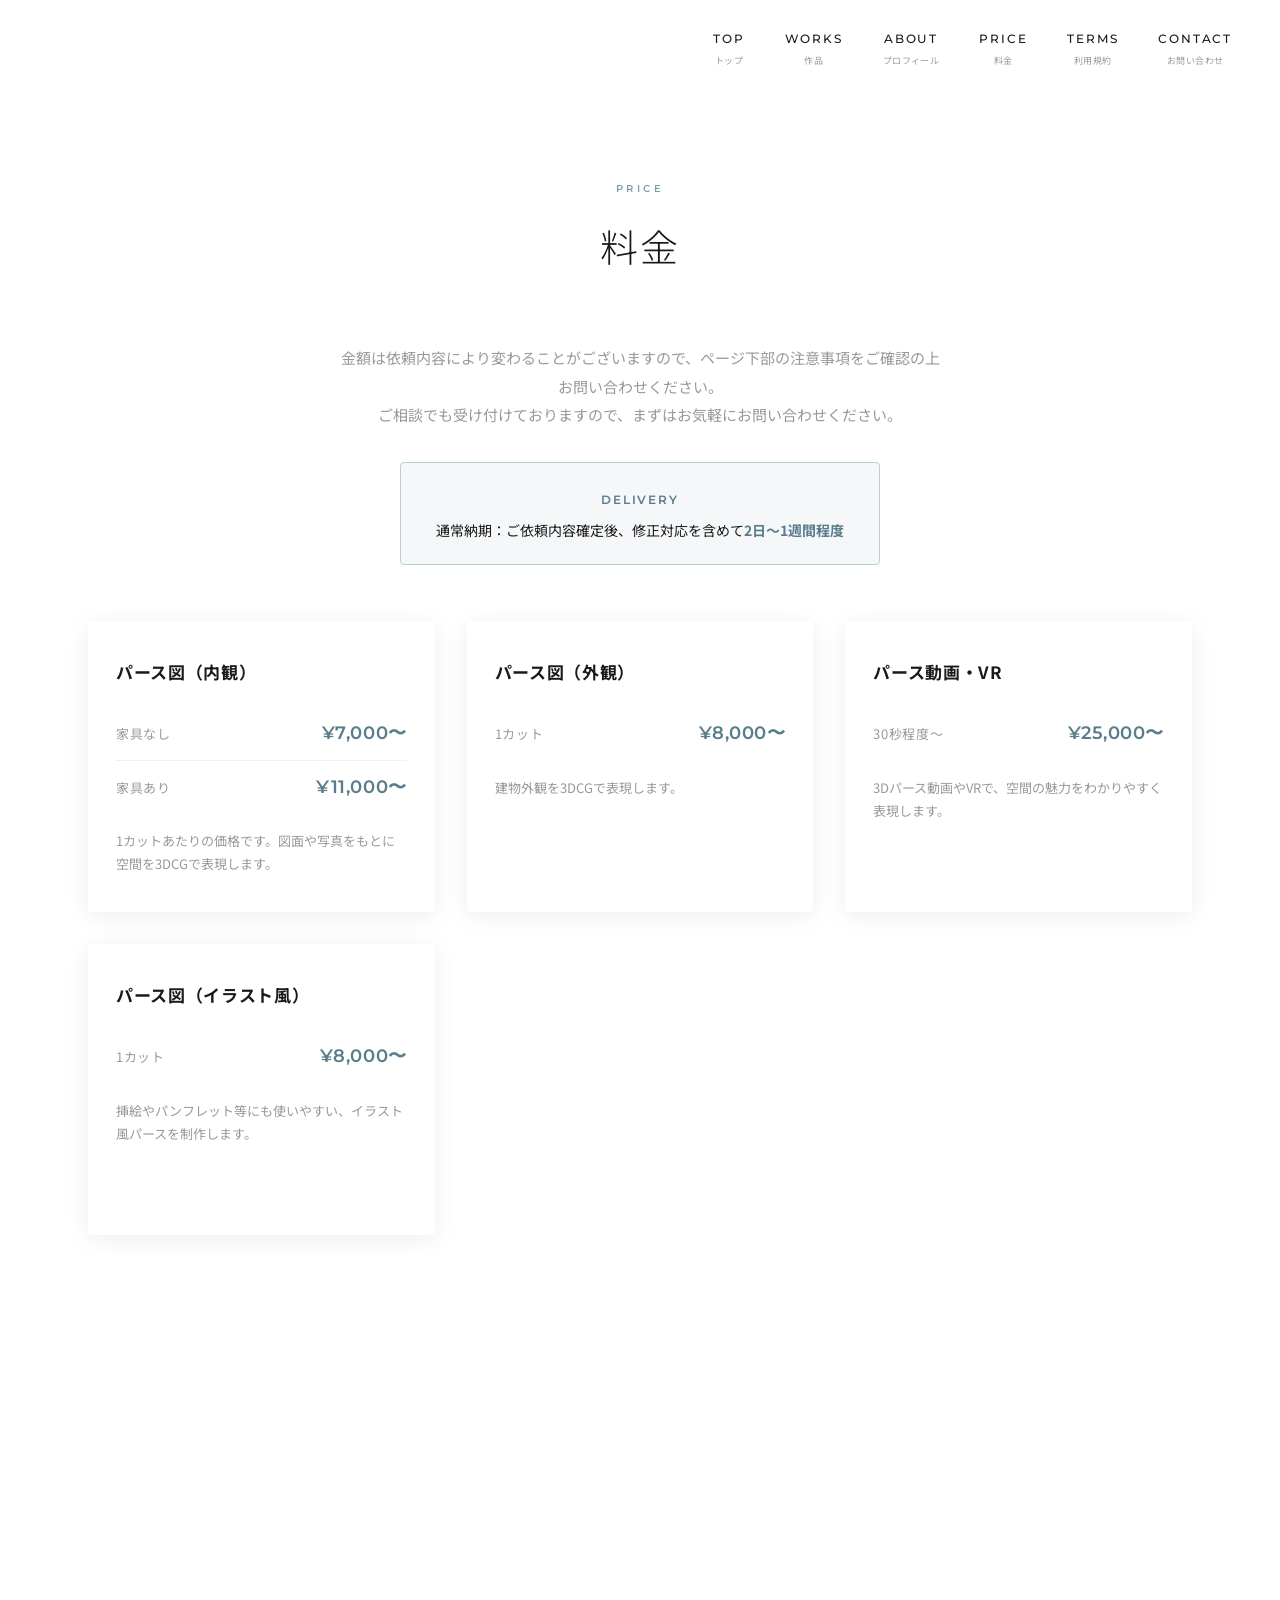
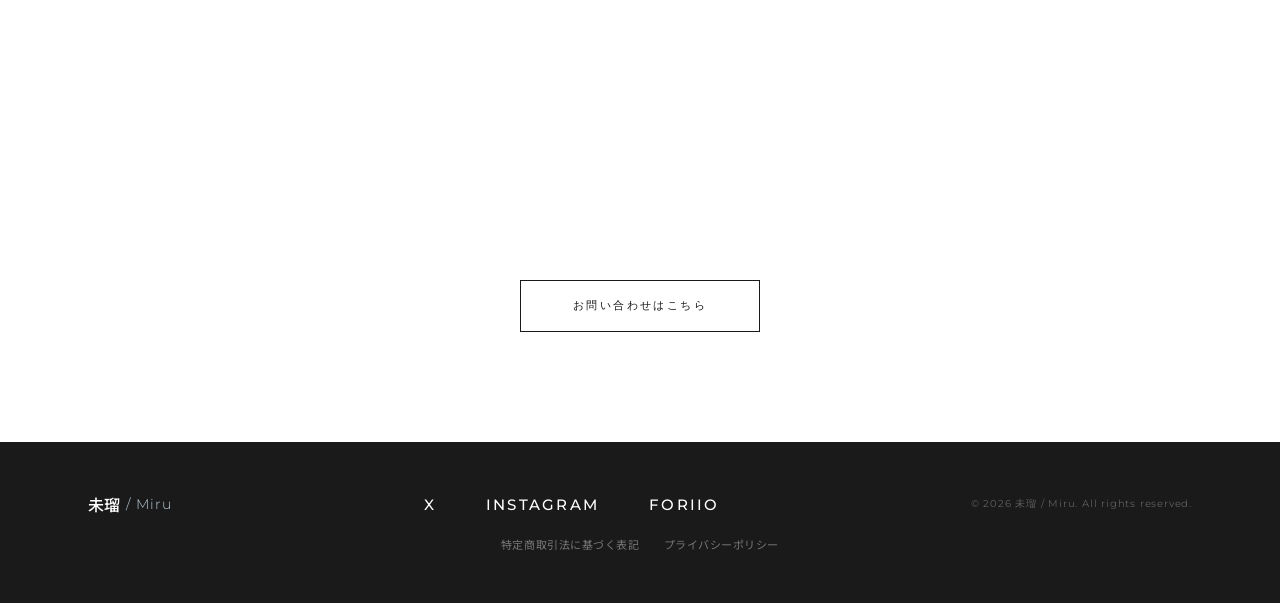
<file: price.html>
﻿<!DOCTYPE html>
<html lang="ja">
<head>
    <meta charset="UTF-8">
    <meta name="viewport" content="width=device-width, initial-scale=1.0">
    <!-- Google tag (gtag.js) -->
    <script async src="https://www.googletagmanager.com/gtag/js?id=G-MLBXVBNKV5"></script>
    <script>
        window.dataLayer = window.dataLayer || [];
        function gtag(){dataLayer.push(arguments);}
        gtag('js', new Date());
        gtag('config', 'G-MLBXVBNKV5');
    </script>
    <title>料金 | 未瑠 / Miru</title>
    <meta name="description" content="建築・インテリアパース / 3DCG制作の料金一覧。パース図、3DCAD、平面図、パース動画・VRなど各種サービスの目安価格をご案内します。| 未瑠 / Miru">
    <link rel="preconnect" href="https://fonts.googleapis.com">
    <link rel="preconnect" href="https://fonts.gstatic.com" crossorigin>
    <link href="https://fonts.googleapis.com/css2?family=Montserrat:wght@300;400;500;600&family=Noto+Sans+JP:wght@300;400;500&display=swap" rel="stylesheet">
    <link rel="stylesheet" href="css/style.css?v=64">
    <link rel="manifest" href="manifest.json">
    <meta name="theme-color" content="#1A1A1A">
    <link rel="icon" href="images/icon-192.png" type="image/png">
    <link rel="apple-touch-icon" href="images/icon-180.png">
</head>
<body>

    <!-- Navigation -->
    <nav class="nav scrolled" id="nav">
        <div class="nav-container">
            <a href="index.html" class="nav-logo"></a>
            <ul class="nav-links" id="navLinks">
                <li><a href="index.html#hero">Top<span class="nav-ja">トップ</span></a></li>
                <li><a href="index.html#works">Works<span class="nav-ja">作品</span></a></li>
                <li><a href="index.html#about">About<span class="nav-ja">プロフィール</span></a></li>
                <li><a href="price.html">Price<span class="nav-ja">料金</span></a></li>
                <li><a href="terms.html">Terms<span class="nav-ja">利用規約</span></a></li>
                <li><a href="index.html#contact">Contact<span class="nav-ja">お問い合わせ</span></a></li>
            </ul>
            <button class="nav-toggle" id="navToggle" aria-label="メニュー">
                <span></span>
                <span></span>
                <span></span>
            </button>
        </div>
    </nav>

    <!-- Price Section -->
    <section class="price-section" id="price">
        <div class="container">
            <div class="section-header reveal">
                <span class="section-label">Price</span>
                <h2 class="section-title">料金</h2>
            </div>
            <p class="price-intro reveal">
                金額は依頼内容により変わることがございますので、ページ下部の注意事項をご確認の上<br>
                お問い合わせください。<br>
                ご相談でも受け付けておりますので、まずはお気軽にお問い合わせください。
            </p>

            <div class="delivery-badge reveal">
                <span class="delivery-badge-label">Delivery</span>
                <p class="delivery-badge-text">
                    通常納期：ご依頼内容確定後、修正対応を含めて<strong>2日〜1週間程度</strong>
                </p>
            </div>

            <div class="price-grid">
                <div class="price-card reveal">
                    <h3 class="price-card-title">パース図（内観）</h3>
                    <div class="price-row">
                        <span class="price-row-label">家具なし</span>
                        <span class="price-row-value">¥7,000〜</span>
                    </div>
                    <div class="price-row">
                        <span class="price-row-label">家具あり</span>
                        <span class="price-row-value">¥11,000〜</span>
                    </div>
                    <p class="price-card-desc">1カットあたりの価格です。図面や写真をもとに空間を3DCGで表現します。</p>
                </div>

                <div class="price-card reveal">
                    <h3 class="price-card-title">パース図（外観）</h3>
                    <div class="price-row">
                        <span class="price-row-label">1カット</span>
                        <span class="price-row-value">¥8,000〜</span>
                    </div>
                    <p class="price-card-desc">建物外観を3DCGで表現します。</p>
                </div>

                <div class="price-card reveal">
                    <h3 class="price-card-title">パース動画・VR</h3>
                    <div class="price-row">
                        <span class="price-row-label">30秒程度〜</span>
                        <span class="price-row-value">¥25,000〜</span>
                    </div>
                    <p class="price-card-desc">3Dパース動画やVRで、空間の魅力をわかりやすく表現します。</p>
                </div>

                <div class="price-card reveal">
                    <h3 class="price-card-title">パース図（イラスト風）</h3>
                    <div class="price-row">
                        <span class="price-row-label">1カット</span>
                        <span class="price-row-value">¥8,000〜</span>
                    </div>
                    <p class="price-card-desc">挿絵やパンフレット等にも使いやすい、イラスト風パースを制作します。</p>
                </div>

                <div class="price-card reveal">
                    <h3 class="price-card-title">3DCAD作成</h3>
                    <div class="price-row">
                        <span class="price-row-label">家具なし</span>
                        <span class="price-row-value">¥10,000〜</span>
                    </div>
                    <div class="price-row">
                        <span class="price-row-label">家具あり</span>
                        <span class="price-row-value">¥15,000〜</span>
                    </div>
                    <p class="price-card-desc">1部屋あたりの価格です。設計・検討に活用できる3DCADモデルを作成します。</p>
                </div>

                <div class="price-card reveal">
                    <h3 class="price-card-title">平面図（2DCAD）</h3>
                    <div class="price-row">
                        <span class="price-row-label">1枚</span>
                        <span class="price-row-value">¥5,000〜</span>
                    </div>
                    <p class="price-card-desc">お客様との打ち合わせや説明に使える図面を作成します。</p>
                </div>

                <div class="price-card reveal">
                    <h3 class="price-card-title">俯瞰図・鳥観図</h3>
                    <div class="price-row">
                        <span class="price-row-label">1カット</span>
                        <span class="price-row-value">¥12,000〜</span>
                    </div>
                    <p class="price-card-desc">空間全体のレイアウトや動線を一目でわかりやすく可視化します。</p>
                </div>

                <div class="price-card reveal">
                    <h3 class="price-card-title">造作家具のパース</h3>
                    <div class="price-row">
                        <span class="price-row-label">1点</span>
                        <span class="price-row-value">¥5,000〜</span>
                    </div>
                    <p class="price-card-desc">オリジナル家具や扉、収納等のデザイン・サイズ感を完成前にイメージできます。</p>
                </div>

                <div class="price-card reveal">
                    <h3 class="price-card-title">Blenderモデリング</h3>
                    <div class="price-row">
                        <span class="price-row-label">小さいモデリング</span>
                        <span class="price-row-value">¥3,000〜</span>
                    </div>
                    <div class="price-row">
                        <span class="price-row-label">大きいモデリング</span>
                        <span class="price-row-value">要相談</span>
                    </div>
                    <p class="price-card-desc">小物・家具などの3Dモデル制作です。規模の大きいモデリングはお気軽にご相談ください。</p>
                </div>
            </div>

            <p class="price-note reveal">
                ※上記はすべて税別・目安価格です。30㎡ごとに+¥1,000を目安に加算いたします。<br>
                ※無料修正は2回まで対応いたします。3回目以降の修正は1回につき¥1,000にて承ります。<br>
                ※ご依頼内容に明記いただいていた内容が反映されていなかった場合の修正は、無料修正回数には含みません。<br>
                ※納期の目安は、ご依頼内容確定後、修正対応を含めて2日〜1週間程度です。内容によりご案内が前後する場合がございます。<br>
                ※ご利用にあたっての注意事項は<a href="terms.html">こちら</a>をご確認ください。
            </p>

            <div class="price-cta reveal">
                <a href="index.html#contact" class="btn-outline">お問い合わせはこちら</a>
            </div>
        </div>
    </section>

    <!-- Footer -->
    <footer class="footer">
        <div class="container">
            <div class="footer-inner">
                <div class="footer-logo">
                    <span class="logo-ja">未瑠</span>
                    <span class="logo-slash">/</span>
                    <span class="logo-en">Miru</span>
                </div>
                <div class="footer-sns">
                    <a href="https://twitter.com/Miru3DCG" target="_blank" rel="noopener">X</a>
                    <a href="https://www.instagram.com/miru3dcg/" target="_blank" rel="noopener">Instagram</a>
                    <a href="https://foriio.com/Miru3D" target="_blank" rel="noopener">foriio</a>
                </div>
                <p class="footer-copy">© 2026 未瑠 / Miru. All rights reserved.</p>
            </div>
            <div class="footer-legal">
                <a href="tokushoho.html">特定商取引法に基づく表記</a>
                <a href="privacy.html">プライバシーポリシー</a>
            </div>
        </div>
    </footer>

    <script src="js/main.js?v=5"></script>
</body>
</html>
</file>
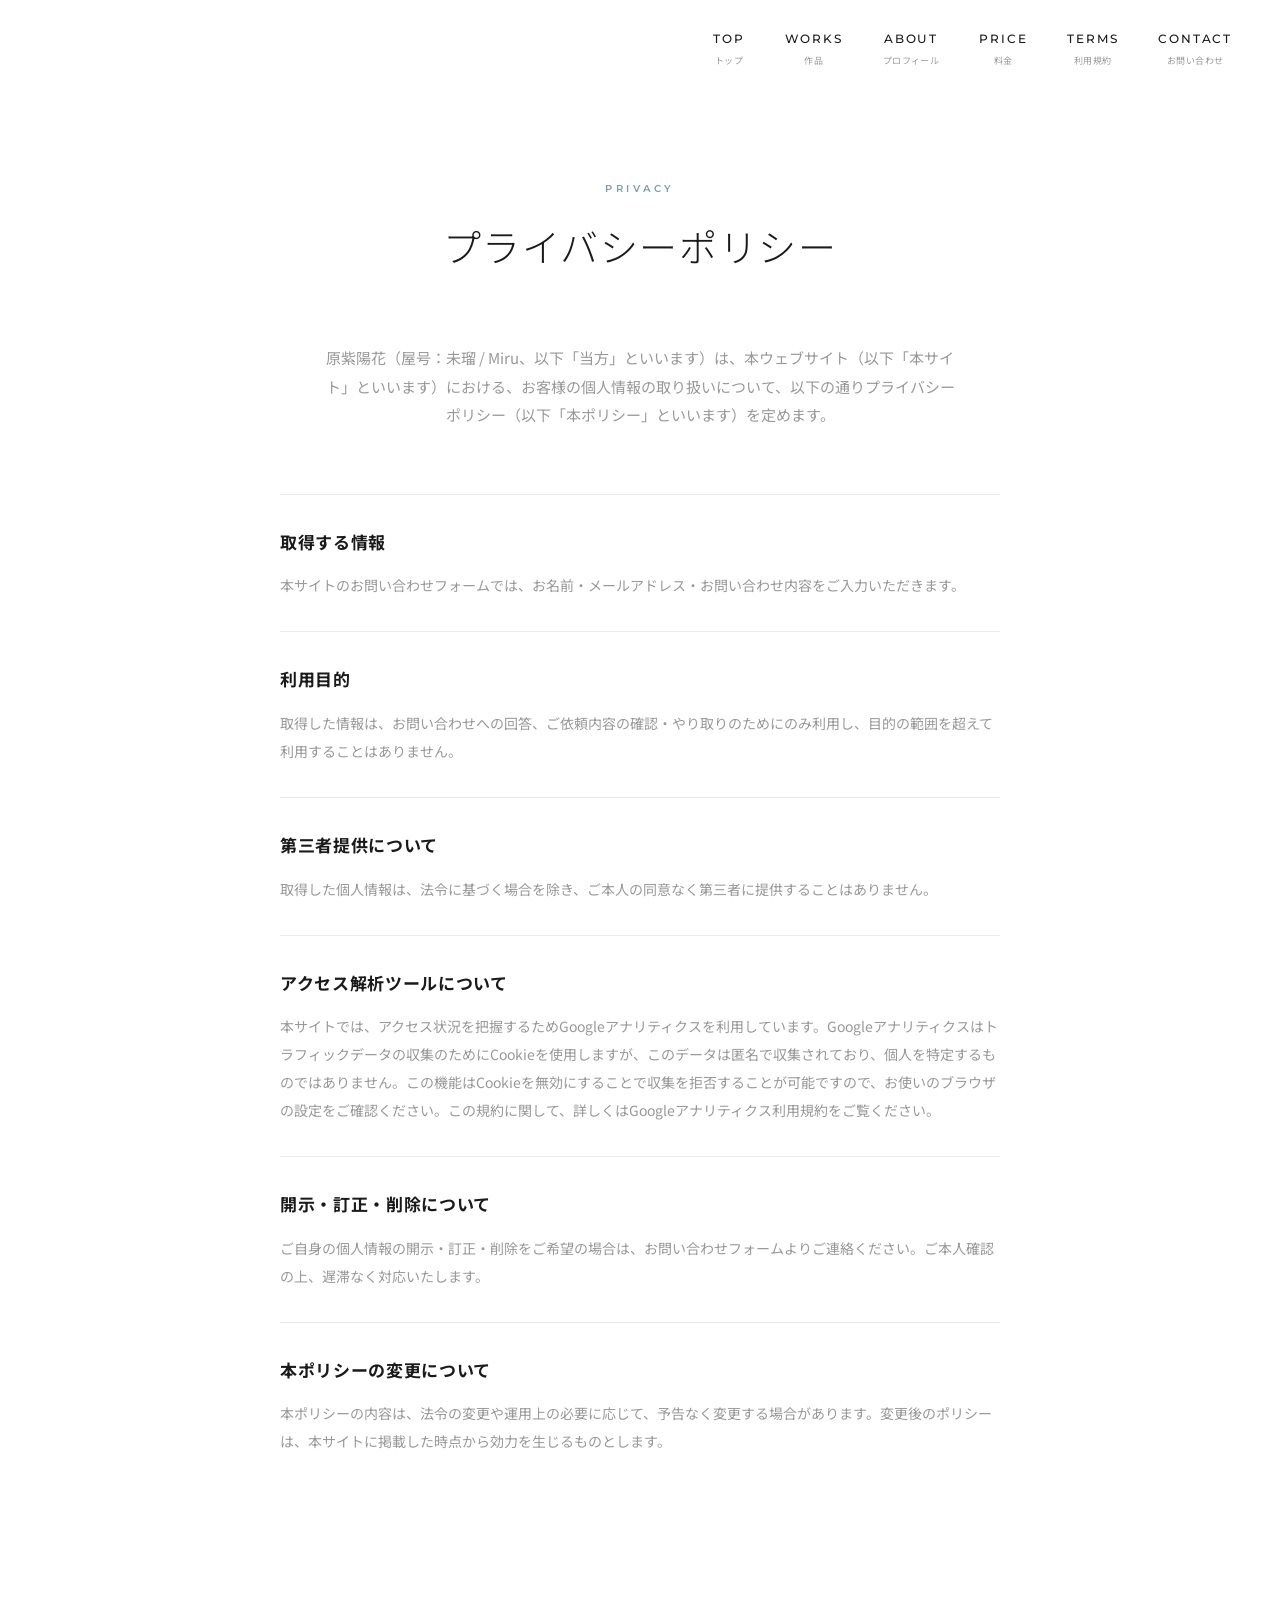
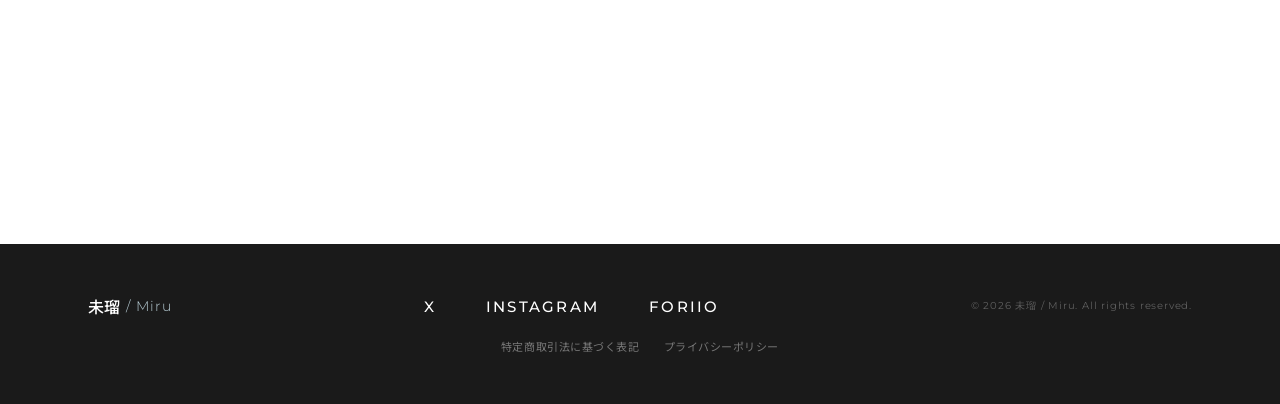
<file: privacy.html>
﻿<!DOCTYPE html>
<html lang="ja">
<head>
    <meta charset="UTF-8">
    <meta name="viewport" content="width=device-width, initial-scale=1.0">
    <!-- Google tag (gtag.js) -->
    <script async src="https://www.googletagmanager.com/gtag/js?id=G-MLBXVBNKV5"></script>
    <script>
        window.dataLayer = window.dataLayer || [];
        function gtag(){dataLayer.push(arguments);}
        gtag('js', new Date());
        gtag('config', 'G-MLBXVBNKV5');
    </script>
    <title>プライバシーポリシー | 未瑠 / Miru</title>
    <meta name="description" content="プライバシーポリシー | 未瑠 / Miru">
    <link rel="preconnect" href="https://fonts.googleapis.com">
    <link rel="preconnect" href="https://fonts.gstatic.com" crossorigin>
    <link href="https://fonts.googleapis.com/css2?family=Montserrat:wght@300;400;500;600&family=Noto+Sans+JP:wght@300;400;500&display=swap" rel="stylesheet">
    <link rel="stylesheet" href="css/style.css?v=64">
    <link rel="manifest" href="manifest.json">
    <meta name="theme-color" content="#1A1A1A">
    <link rel="icon" href="images/icon-192.png" type="image/png">
    <link rel="apple-touch-icon" href="images/icon-180.png">
</head>
<body>

    <!-- Navigation -->
    <nav class="nav scrolled" id="nav">
        <div class="nav-container">
            <a href="index.html" class="nav-logo"></a>
            <ul class="nav-links" id="navLinks">
                <li><a href="index.html#hero">Top<span class="nav-ja">トップ</span></a></li>
                <li><a href="index.html#works">Works<span class="nav-ja">作品</span></a></li>
                <li><a href="index.html#about">About<span class="nav-ja">プロフィール</span></a></li>
                <li><a href="price.html">Price<span class="nav-ja">料金</span></a></li>
                <li><a href="terms.html">Terms<span class="nav-ja">利用規約</span></a></li>
                <li><a href="index.html#contact">Contact<span class="nav-ja">お問い合わせ</span></a></li>
            </ul>
            <button class="nav-toggle" id="navToggle" aria-label="メニュー">
                <span></span>
                <span></span>
                <span></span>
            </button>
        </div>
    </nav>

    <!-- Privacy Section -->
    <section class="terms-section" id="privacy">
        <div class="container">
            <div class="section-header reveal">
                <span class="section-label">Privacy</span>
                <h2 class="section-title">プライバシーポリシー</h2>
            </div>
            <p class="price-intro reveal">
                原紫陽花（屋号：未瑠 / Miru、以下「当方」といいます）は、本ウェブサイト（以下「本サイト」といいます）における、お客様の個人情報の取り扱いについて、以下の通りプライバシーポリシー（以下「本ポリシー」といいます）を定めます。
            </p>

            <div class="terms-list">
                <div class="terms-block reveal">
                    <h3 class="terms-heading">取得する情報</h3>
                    <p class="terms-text">
                        本サイトのお問い合わせフォームでは、お名前・メールアドレス・お問い合わせ内容をご入力いただきます。
                    </p>
                </div>

                <div class="terms-block reveal">
                    <h3 class="terms-heading">利用目的</h3>
                    <p class="terms-text">
                        取得した情報は、お問い合わせへの回答、ご依頼内容の確認・やり取りのためにのみ利用し、目的の範囲を超えて利用することはありません。
                    </p>
                </div>

                <div class="terms-block reveal">
                    <h3 class="terms-heading">第三者提供について</h3>
                    <p class="terms-text">
                        取得した個人情報は、法令に基づく場合を除き、ご本人の同意なく第三者に提供することはありません。
                    </p>
                </div>

                <div class="terms-block reveal">
                    <h3 class="terms-heading">アクセス解析ツールについて</h3>
                    <p class="terms-text">
                        本サイトでは、アクセス状況を把握するためGoogleアナリティクスを利用しています。Googleアナリティクスはトラフィックデータの収集のためにCookieを使用しますが、このデータは匿名で収集されており、個人を特定するものではありません。この機能はCookieを無効にすることで収集を拒否することが可能ですので、お使いのブラウザの設定をご確認ください。この規約に関して、詳しくは<a href="https://policies.google.com/technologies/partner-sites?hl=ja" target="_blank" rel="noopener">Googleアナリティクス利用規約</a>をご覧ください。
                    </p>
                </div>

                <div class="terms-block reveal">
                    <h3 class="terms-heading">開示・訂正・削除について</h3>
                    <p class="terms-text">
                        ご自身の個人情報の開示・訂正・削除をご希望の場合は、お問い合わせフォームよりご連絡ください。ご本人確認の上、遅滞なく対応いたします。
                    </p>
                </div>

                <div class="terms-block reveal">
                    <h3 class="terms-heading">本ポリシーの変更について</h3>
                    <p class="terms-text">
                        本ポリシーの内容は、法令の変更や運用上の必要に応じて、予告なく変更する場合があります。変更後のポリシーは、本サイトに掲載した時点から効力を生じるものとします。
                    </p>
                </div>

                <div class="terms-block reveal">
                    <h3 class="terms-heading">制定日</h3>
                    <p class="terms-text">2026年7月9日 制定</p>
                </div>
            </div>

            <div class="price-cta reveal">
                <a href="index.html#contact" class="btn-outline">お問い合わせはこちら</a>
            </div>
        </div>
    </section>

    <!-- Footer -->
    <footer class="footer">
        <div class="container">
            <div class="footer-inner">
                <div class="footer-logo">
                    <span class="logo-ja">未瑠</span>
                    <span class="logo-slash">/</span>
                    <span class="logo-en">Miru</span>
                </div>
                <div class="footer-sns">
                    <a href="https://twitter.com/Miru3DCG" target="_blank" rel="noopener">X</a>
                    <a href="https://www.instagram.com/miru3dcg/" target="_blank" rel="noopener">Instagram</a>
                    <a href="https://foriio.com/Miru3D" target="_blank" rel="noopener">foriio</a>
                </div>
                <p class="footer-copy">© 2026 未瑠 / Miru. All rights reserved.</p>
            </div>
            <div class="footer-legal">
                <a href="tokushoho.html">特定商取引法に基づく表記</a>
                <a href="privacy.html">プライバシーポリシー</a>
            </div>
        </div>
    </footer>

    <script src="js/main.js?v=5"></script>
</body>
</html>
</file>
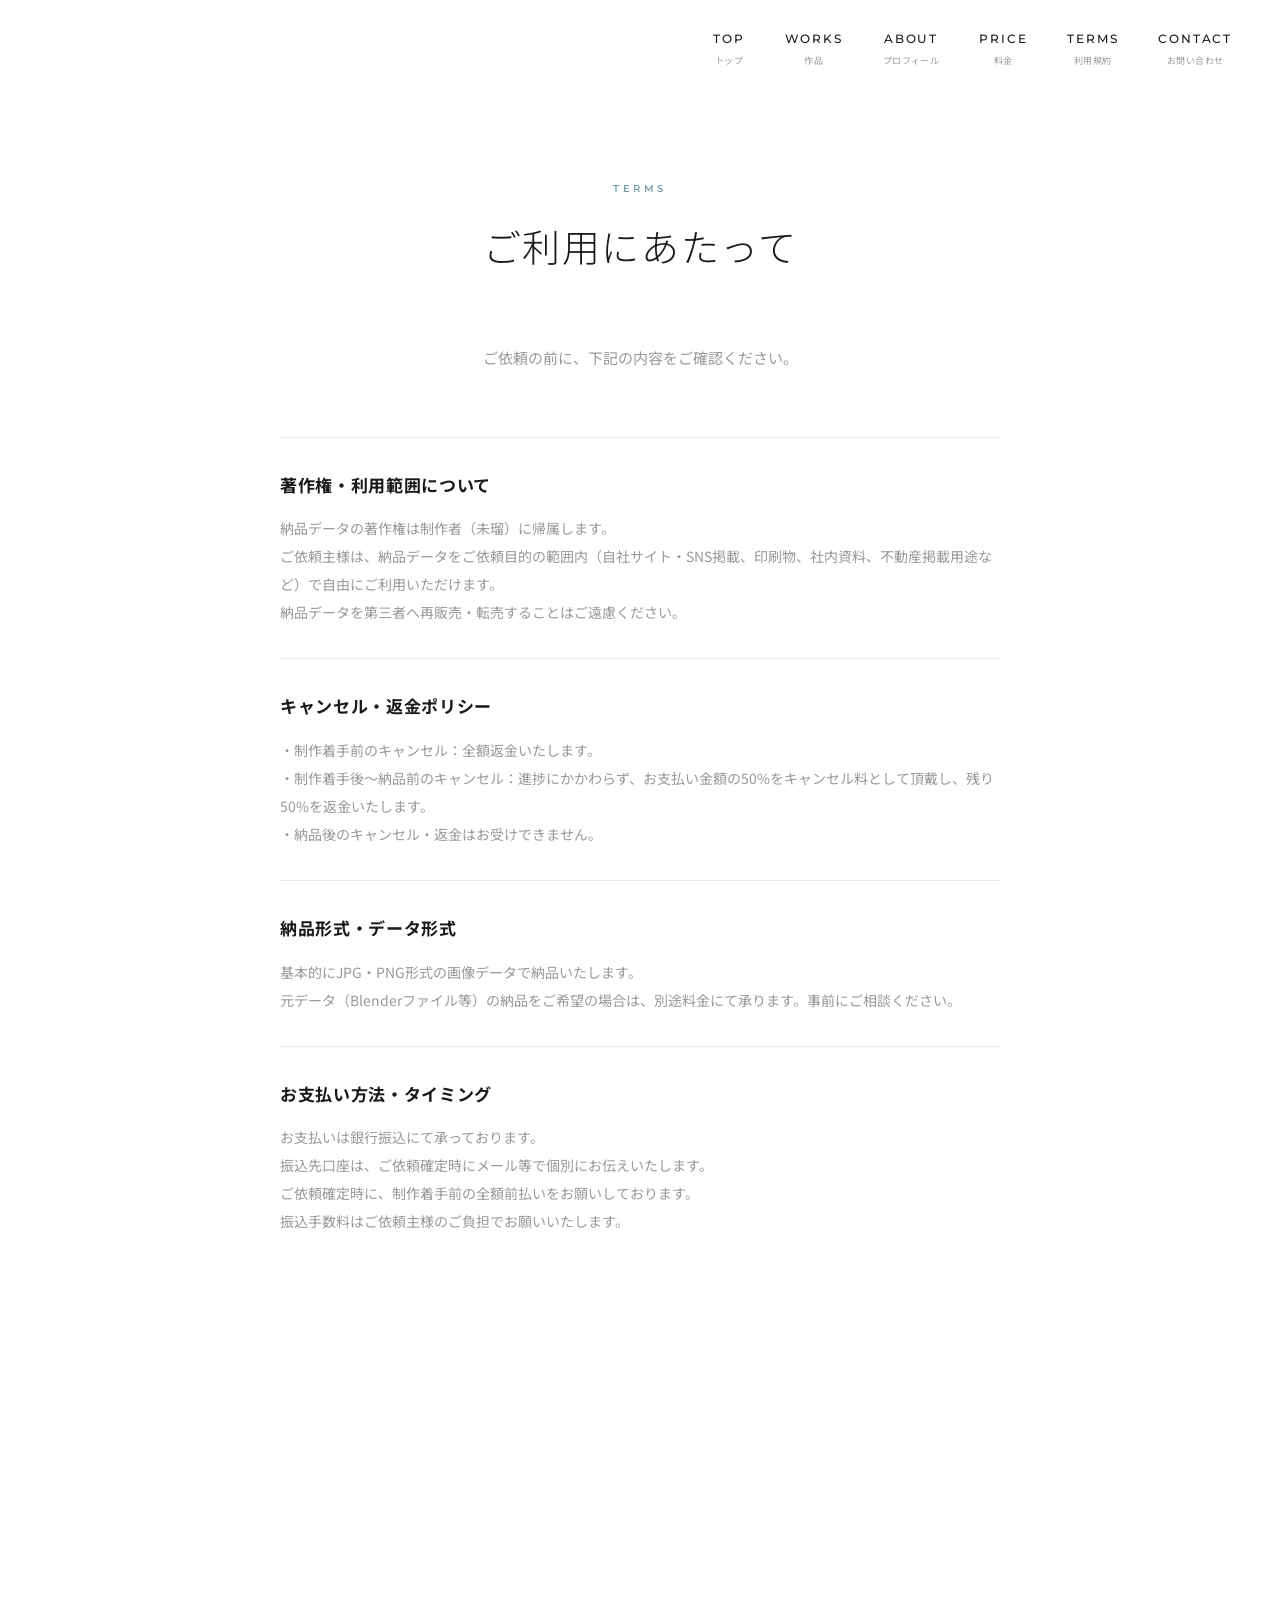
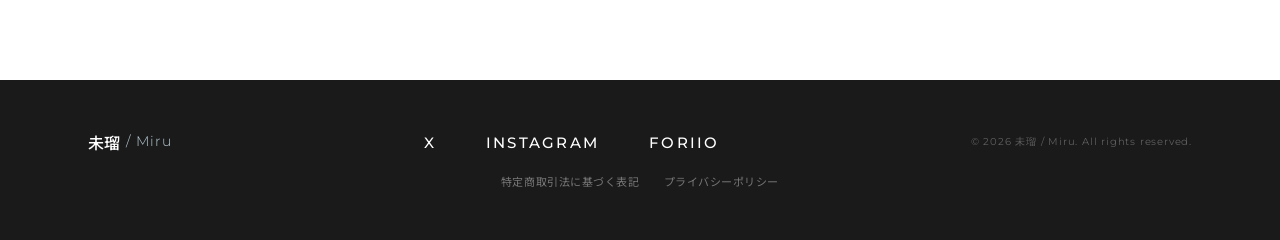
<file: terms.html>
﻿<!DOCTYPE html>
<html lang="ja">
<head>
    <meta charset="UTF-8">
    <meta name="viewport" content="width=device-width, initial-scale=1.0">
    <!-- Google tag (gtag.js) -->
    <script async src="https://www.googletagmanager.com/gtag/js?id=G-MLBXVBNKV5"></script>
    <script>
        window.dataLayer = window.dataLayer || [];
        function gtag(){dataLayer.push(arguments);}
        gtag('js', new Date());
        gtag('config', 'G-MLBXVBNKV5');
    </script>
    <title>ご利用にあたって | 未瑠 / Miru</title>
    <meta name="description" content="ご依頼前にご確認いただきたい注意事項（著作権・利用範囲、キャンセルポリシー、納品形式、お支払い方法など）| 未瑠 / Miru">
    <link rel="preconnect" href="https://fonts.googleapis.com">
    <link rel="preconnect" href="https://fonts.gstatic.com" crossorigin>
    <link href="https://fonts.googleapis.com/css2?family=Montserrat:wght@300;400;500;600&family=Noto+Sans+JP:wght@300;400;500&display=swap" rel="stylesheet">
    <link rel="stylesheet" href="css/style.css?v=64">
    <link rel="manifest" href="manifest.json">
    <meta name="theme-color" content="#1A1A1A">
    <link rel="icon" href="images/icon-192.png" type="image/png">
    <link rel="apple-touch-icon" href="images/icon-180.png">
</head>
<body>

    <!-- Navigation -->
    <nav class="nav scrolled" id="nav">
        <div class="nav-container">
            <a href="index.html" class="nav-logo"></a>
            <ul class="nav-links" id="navLinks">
                <li><a href="index.html#hero">Top<span class="nav-ja">トップ</span></a></li>
                <li><a href="index.html#works">Works<span class="nav-ja">作品</span></a></li>
                <li><a href="index.html#about">About<span class="nav-ja">プロフィール</span></a></li>
                <li><a href="price.html">Price<span class="nav-ja">料金</span></a></li>
                <li><a href="terms.html">Terms<span class="nav-ja">利用規約</span></a></li>
                <li><a href="index.html#contact">Contact<span class="nav-ja">お問い合わせ</span></a></li>
            </ul>
            <button class="nav-toggle" id="navToggle" aria-label="メニュー">
                <span></span>
                <span></span>
                <span></span>
            </button>
        </div>
    </nav>

    <!-- Terms Section -->
    <section class="terms-section" id="terms">
        <div class="container">
            <div class="section-header reveal">
                <span class="section-label">Terms</span>
                <h2 class="section-title">ご利用にあたって</h2>
            </div>
            <p class="price-intro reveal">
                ご依頼の前に、下記の内容をご確認ください。
            </p>

            <div class="terms-list">
                <div class="terms-block reveal">
                    <h3 class="terms-heading">著作権・利用範囲について</h3>
                    <p class="terms-text">
                        納品データの著作権は制作者（未瑠）に帰属します。<br>
                        ご依頼主様は、納品データをご依頼目的の範囲内（自社サイト・SNS掲載、印刷物、社内資料、不動産掲載用途など）で自由にご利用いただけます。<br>
                        納品データを第三者へ再販売・転売することはご遠慮ください。
                    </p>
                </div>

                <div class="terms-block reveal">
                    <h3 class="terms-heading">キャンセル・返金ポリシー</h3>
                    <p class="terms-text">
                        ・制作着手前のキャンセル：全額返金いたします。<br>
                        ・制作着手後〜納品前のキャンセル：進捗にかかわらず、お支払い金額の50%をキャンセル料として頂戴し、残り50%を返金いたします。<br>
                        ・納品後のキャンセル・返金はお受けできません。
                    </p>
                </div>

                <div class="terms-block reveal">
                    <h3 class="terms-heading">納品形式・データ形式</h3>
                    <p class="terms-text">
                        基本的にJPG・PNG形式の画像データで納品いたします。<br>
                        元データ（Blenderファイル等）の納品をご希望の場合は、別途料金にて承ります。事前にご相談ください。
                    </p>
                </div>

                <div class="terms-block reveal">
                    <h3 class="terms-heading">お支払い方法・タイミング</h3>
                    <p class="terms-text">
                        お支払いは銀行振込にて承っております。<br>
                        振込先口座は、ご依頼確定時にメール等で個別にお伝えいたします。<br>
                        ご依頼確定時に、制作着手前の全額前払いをお願いしております。<br>
                        振込手数料はご依頼主様のご負担でお願いいたします。
                    </p>
                </div>

                <div class="terms-block reveal">
                    <h3 class="terms-heading">SNSへの掲載について</h3>
                    <p class="terms-text">
                        制作物は、X（Twitter）・InstagramなどのSNSや当サイトのポートフォリオに掲載させていただく場合があります。<br>
                        掲載を希望されない場合は、ご依頼時にその旨をお伝えください。
                    </p>
                </div>
            </div>

            <div class="price-cta reveal">
                <a href="index.html#contact" class="btn-outline">お問い合わせはこちら</a>
            </div>
        </div>
    </section>

    <!-- Footer -->
    <footer class="footer">
        <div class="container">
            <div class="footer-inner">
                <div class="footer-logo">
                    <span class="logo-ja">未瑠</span>
                    <span class="logo-slash">/</span>
                    <span class="logo-en">Miru</span>
                </div>
                <div class="footer-sns">
                    <a href="https://twitter.com/Miru3DCG" target="_blank" rel="noopener">X</a>
                    <a href="https://www.instagram.com/miru3dcg/" target="_blank" rel="noopener">Instagram</a>
                    <a href="https://foriio.com/Miru3D" target="_blank" rel="noopener">foriio</a>
                </div>
                <p class="footer-copy">© 2026 未瑠 / Miru. All rights reserved.</p>
            </div>
            <div class="footer-legal">
                <a href="tokushoho.html">特定商取引法に基づく表記</a>
                <a href="privacy.html">プライバシーポリシー</a>
            </div>
        </div>
    </footer>

    <script src="js/main.js?v=5"></script>
</body>
</html>
</file>
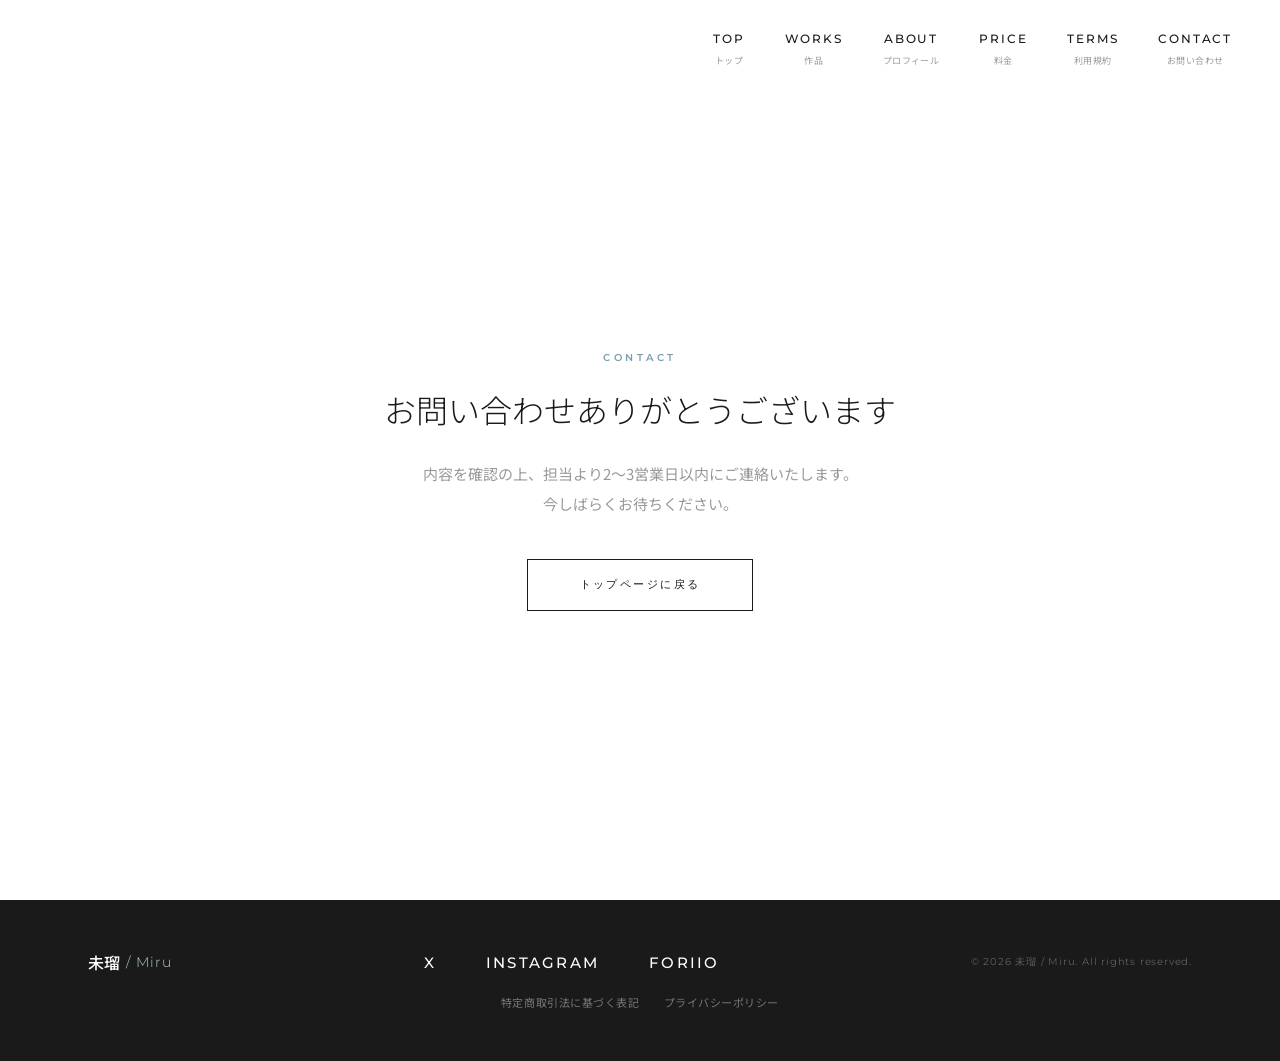
<file: thanks.html>
﻿<!DOCTYPE html>
<html lang="ja">
<head>
    <meta charset="UTF-8">
    <meta name="viewport" content="width=device-width, initial-scale=1.0">
    <!-- Google tag (gtag.js) -->
    <script async src="https://www.googletagmanager.com/gtag/js?id=G-MLBXVBNKV5"></script>
    <script>
        window.dataLayer = window.dataLayer || [];
        function gtag(){dataLayer.push(arguments);}
        gtag('js', new Date());
        gtag('config', 'G-MLBXVBNKV5');
        gtag('event', 'generate_lead');
    </script>
    <title>お問い合わせありがとうございます | 未瑠 / Miru</title>
    <meta name="robots" content="noindex">
    <link rel="preconnect" href="https://fonts.googleapis.com">
    <link rel="preconnect" href="https://fonts.gstatic.com" crossorigin>
    <link href="https://fonts.googleapis.com/css2?family=Montserrat:wght@300;400;500;600&family=Noto+Sans+JP:wght@300;400;500&display=swap" rel="stylesheet">
    <link rel="stylesheet" href="css/style.css?v=64">
    <link rel="manifest" href="manifest.json">
    <meta name="theme-color" content="#1A1A1A">
    <link rel="icon" href="images/icon-192.png" type="image/png">
    <link rel="apple-touch-icon" href="images/icon-180.png">
</head>
<body>

    <!-- Navigation -->
    <nav class="nav scrolled" id="nav">
        <div class="nav-container">
            <a href="index.html" class="nav-logo"></a>
            <ul class="nav-links" id="navLinks">
                <li><a href="index.html#hero">Top<span class="nav-ja">トップ</span></a></li>
                <li><a href="index.html#works">Works<span class="nav-ja">作品</span></a></li>
                <li><a href="index.html#about">About<span class="nav-ja">プロフィール</span></a></li>
                <li><a href="price.html">Price<span class="nav-ja">料金</span></a></li>
                <li><a href="terms.html">Terms<span class="nav-ja">利用規約</span></a></li>
                <li><a href="index.html#contact">Contact<span class="nav-ja">お問い合わせ</span></a></li>
            </ul>
            <button class="nav-toggle" id="navToggle" aria-label="メニュー">
                <span></span>
                <span></span>
                <span></span>
            </button>
        </div>
    </nav>

    <!-- Thanks Section -->
    <section class="thanks-section">
        <div>
            <span class="section-label">Contact</span>
            <h1 class="thanks-title">お問い合わせありがとうございます</h1>
            <p class="thanks-text">
                内容を確認の上、担当より2〜3営業日以内にご連絡いたします。<br>
                今しばらくお待ちください。
            </p>
            <a href="index.html" class="btn-outline">トップページに戻る</a>
        </div>
    </section>

    <!-- Footer -->
    <footer class="footer">
        <div class="container">
            <div class="footer-inner">
                <div class="footer-logo">
                    <span class="logo-ja">未瑠</span>
                    <span class="logo-slash">/</span>
                    <span class="logo-en">Miru</span>
                </div>
                <div class="footer-sns">
                    <a href="https://twitter.com/Miru3DCG" target="_blank" rel="noopener">X</a>
                    <a href="https://www.instagram.com/miru3dcg/" target="_blank" rel="noopener">Instagram</a>
                    <a href="https://foriio.com/Miru3D" target="_blank" rel="noopener">foriio</a>
                </div>
                <p class="footer-copy">© 2026 未瑠 / Miru. All rights reserved.</p>
            </div>
            <div class="footer-legal">
                <a href="tokushoho.html">特定商取引法に基づく表記</a>
                <a href="privacy.html">プライバシーポリシー</a>
            </div>
        </div>
    </footer>

    <script src="js/main.js?v=5"></script>
</body>
</html>
</file>
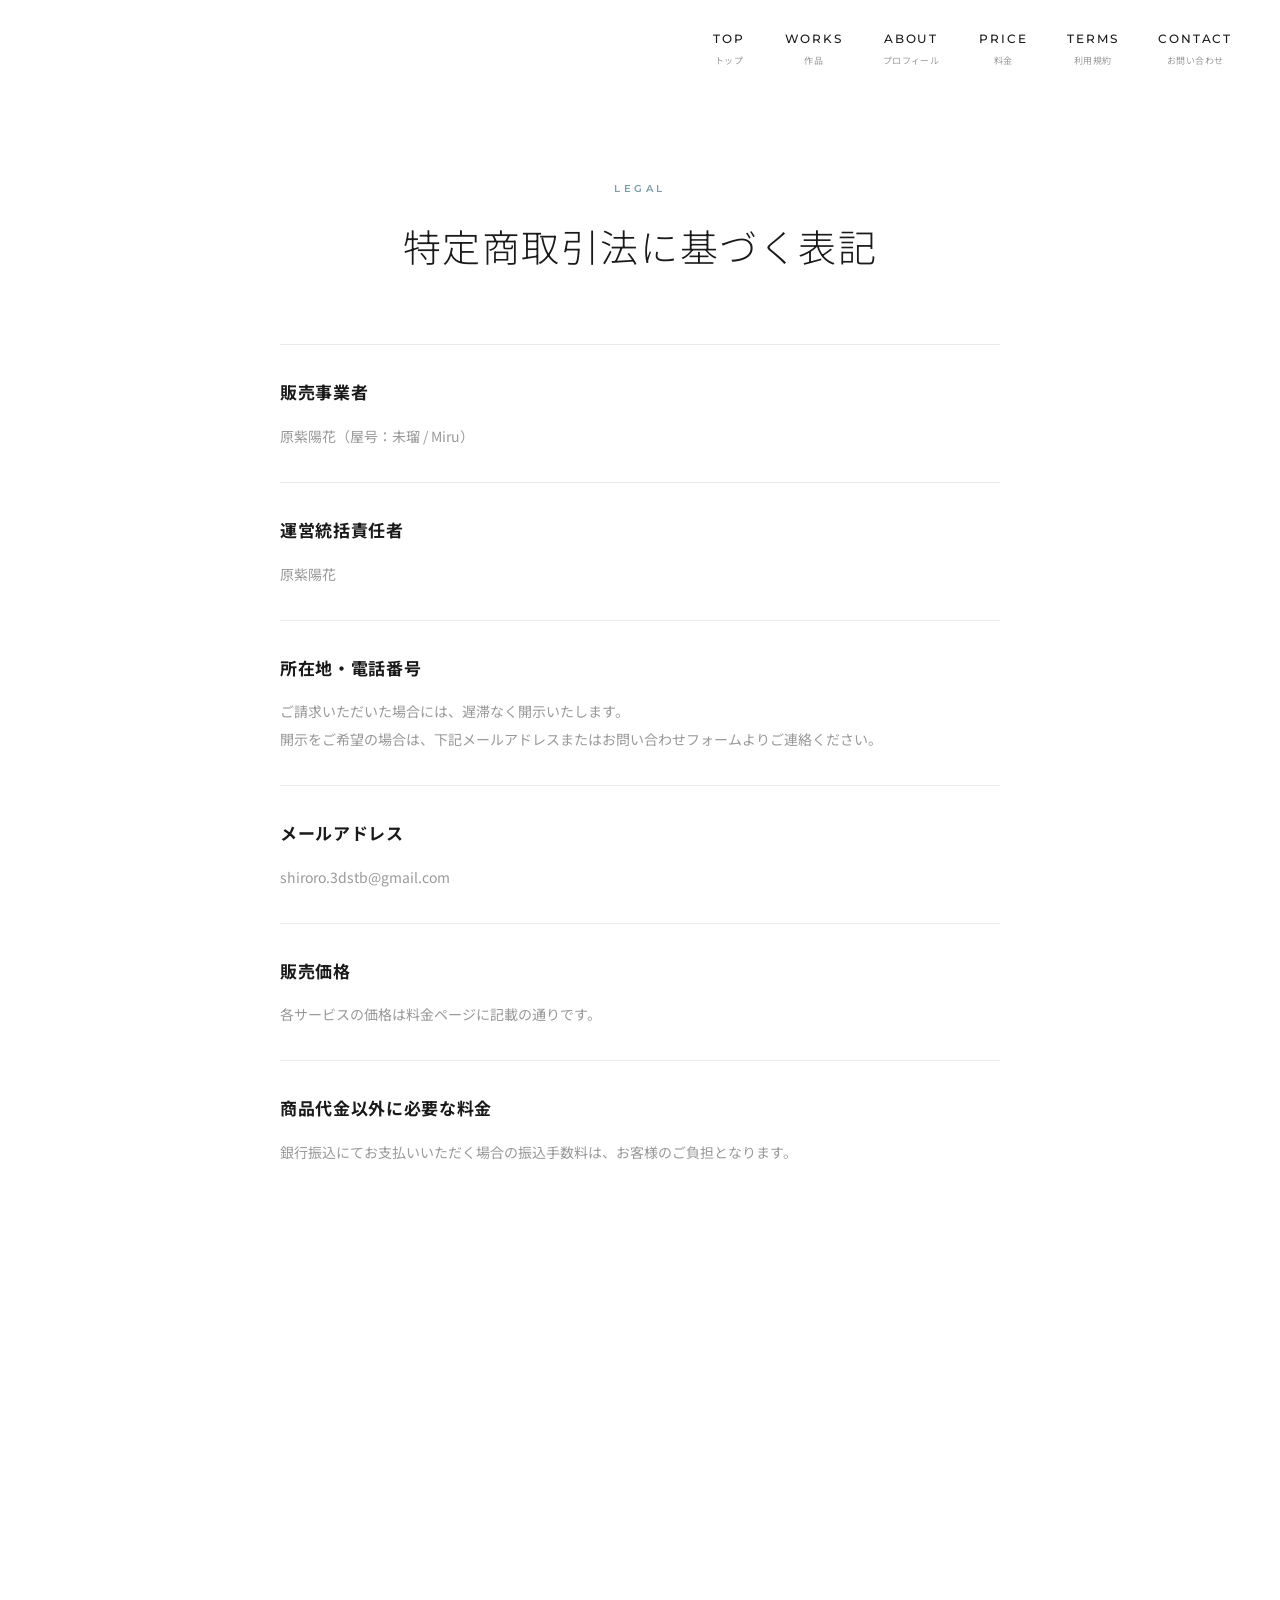
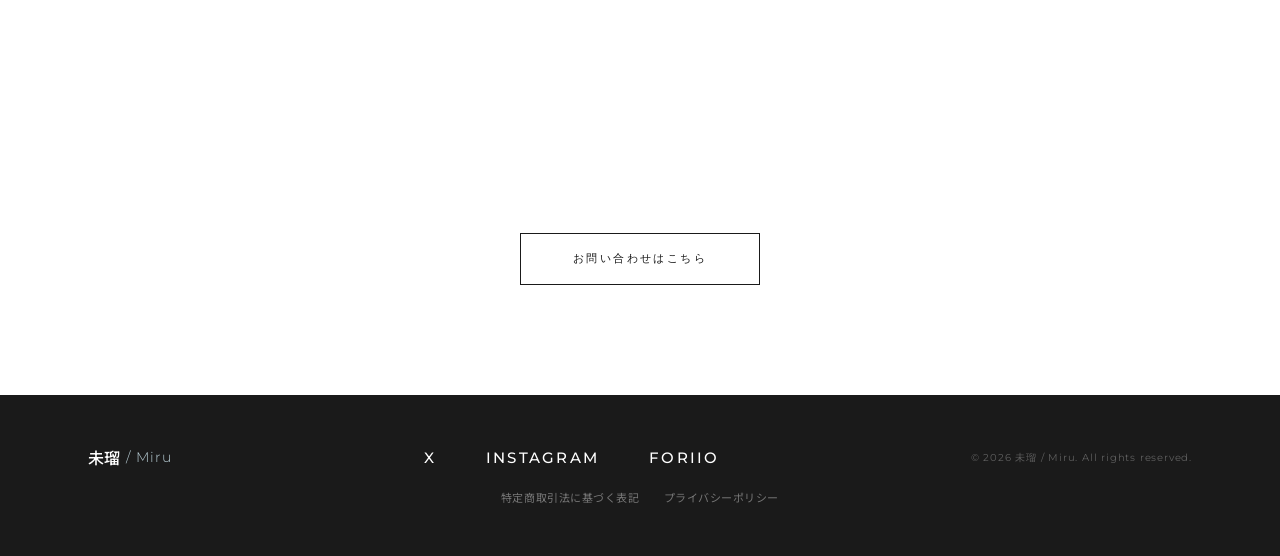
<file: tokushoho.html>
﻿<!DOCTYPE html>
<html lang="ja">
<head>
    <meta charset="UTF-8">
    <meta name="viewport" content="width=device-width, initial-scale=1.0">
    <!-- Google tag (gtag.js) -->
    <script async src="https://www.googletagmanager.com/gtag/js?id=G-MLBXVBNKV5"></script>
    <script>
        window.dataLayer = window.dataLayer || [];
        function gtag(){dataLayer.push(arguments);}
        gtag('js', new Date());
        gtag('config', 'G-MLBXVBNKV5');
    </script>
    <title>特定商取引法に基づく表記 | 未瑠 / Miru</title>
    <meta name="description" content="特定商取引法に基づく表記 | 未瑠 / Miru">
    <link rel="preconnect" href="https://fonts.googleapis.com">
    <link rel="preconnect" href="https://fonts.gstatic.com" crossorigin>
    <link href="https://fonts.googleapis.com/css2?family=Montserrat:wght@300;400;500;600&family=Noto+Sans+JP:wght@300;400;500&display=swap" rel="stylesheet">
    <link rel="stylesheet" href="css/style.css?v=64">
    <link rel="manifest" href="manifest.json">
    <meta name="theme-color" content="#1A1A1A">
    <link rel="icon" href="images/icon-192.png" type="image/png">
    <link rel="apple-touch-icon" href="images/icon-180.png">
</head>
<body>

    <!-- Navigation -->
    <nav class="nav scrolled" id="nav">
        <div class="nav-container">
            <a href="index.html" class="nav-logo"></a>
            <ul class="nav-links" id="navLinks">
                <li><a href="index.html#hero">Top<span class="nav-ja">トップ</span></a></li>
                <li><a href="index.html#works">Works<span class="nav-ja">作品</span></a></li>
                <li><a href="index.html#about">About<span class="nav-ja">プロフィール</span></a></li>
                <li><a href="price.html">Price<span class="nav-ja">料金</span></a></li>
                <li><a href="terms.html">Terms<span class="nav-ja">利用規約</span></a></li>
                <li><a href="index.html#contact">Contact<span class="nav-ja">お問い合わせ</span></a></li>
            </ul>
            <button class="nav-toggle" id="navToggle" aria-label="メニュー">
                <span></span>
                <span></span>
                <span></span>
            </button>
        </div>
    </nav>

    <!-- Tokushoho Section -->
    <section class="terms-section" id="tokushoho">
        <div class="container">
            <div class="section-header reveal">
                <span class="section-label">Legal</span>
                <h2 class="section-title">特定商取引法に基づく表記</h2>
            </div>

            <div class="terms-list">
                <div class="terms-block reveal">
                    <h3 class="terms-heading">販売事業者</h3>
                    <p class="terms-text">原紫陽花（屋号：未瑠 / Miru）</p>
                </div>

                <div class="terms-block reveal">
                    <h3 class="terms-heading">運営統括責任者</h3>
                    <p class="terms-text">原紫陽花</p>
                </div>

                <div class="terms-block reveal">
                    <h3 class="terms-heading">所在地・電話番号</h3>
                    <p class="terms-text">
                        ご請求いただいた場合には、遅滞なく開示いたします。<br>
                        開示をご希望の場合は、下記メールアドレスまたはお問い合わせフォームよりご連絡ください。
                    </p>
                </div>

                <div class="terms-block reveal">
                    <h3 class="terms-heading">メールアドレス</h3>
                    <p class="terms-text">shiroro.3dstb@gmail.com</p>
                </div>

                <div class="terms-block reveal">
                    <h3 class="terms-heading">販売価格</h3>
                    <p class="terms-text">
                        各サービスの価格は<a href="price.html">料金ページ</a>に記載の通りです。
                    </p>
                </div>

                <div class="terms-block reveal">
                    <h3 class="terms-heading">商品代金以外に必要な料金</h3>
                    <p class="terms-text">
                        銀行振込にてお支払いいただく場合の振込手数料は、お客様のご負担となります。
                    </p>
                </div>

                <div class="terms-block reveal">
                    <h3 class="terms-heading">お支払い方法</h3>
                    <p class="terms-text">銀行振込</p>
                </div>

                <div class="terms-block reveal">
                    <h3 class="terms-heading">お支払い時期</h3>
                    <p class="terms-text">
                        ご依頼確定時に、制作着手前の全額前払いをお願いしております。
                    </p>
                </div>

                <div class="terms-block reveal">
                    <h3 class="terms-heading">役務の提供時期</h3>
                    <p class="terms-text">
                        ご依頼内容確定後、修正対応を含めて2日〜1週間程度を目安に制作いたします。内容によりご案内が前後する場合がございます。
                    </p>
                </div>

                <div class="terms-block reveal">
                    <h3 class="terms-heading">キャンセル・返品について</h3>
                    <p class="terms-text">
                        <a href="terms.html">ご利用にあたって</a>のキャンセル・返金ポリシーをご確認ください。
                    </p>
                </div>
            </div>

            <div class="price-cta reveal">
                <a href="index.html#contact" class="btn-outline">お問い合わせはこちら</a>
            </div>
        </div>
    </section>

    <!-- Footer -->
    <footer class="footer">
        <div class="container">
            <div class="footer-inner">
                <div class="footer-logo">
                    <span class="logo-ja">未瑠</span>
                    <span class="logo-slash">/</span>
                    <span class="logo-en">Miru</span>
                </div>
                <div class="footer-sns">
                    <a href="https://twitter.com/Miru3DCG" target="_blank" rel="noopener">X</a>
                    <a href="https://www.instagram.com/miru3dcg/" target="_blank" rel="noopener">Instagram</a>
                    <a href="https://foriio.com/Miru3D" target="_blank" rel="noopener">foriio</a>
                </div>
                <p class="footer-copy">© 2026 未瑠 / Miru. All rights reserved.</p>
            </div>
            <div class="footer-legal">
                <a href="tokushoho.html">特定商取引法に基づく表記</a>
                <a href="privacy.html">プライバシーポリシー</a>
            </div>
        </div>
    </footer>

    <script src="js/main.js?v=5"></script>
</body>
</html>
</file>
<file: css/style.css>
/* ===========================
   未瑠 / Miru Portfolio
   =========================== */

:root {
    --white:        #FFFFFF;
    --bg:           #F8F8F6;
    --accent:       #7B9EAD;
    --accent-light: #B8CDD5;
    --accent-dark:  #5A7D8C;
    --dark:         #1A1A1A;
    --greige:       #707070;
    --text:         #4A4A4A;
    --text-light:   #999999;
    --border:       #E2E2E2;
    --shadow:       rgba(0, 0, 0, 0.07);
    --shadow-hover: rgba(0, 0, 0, 0.15);
    --transition:   0.4s ease;
    --radius:       4px;
    --font-en:      'Montserrat', sans-serif;
    --font-ja:      'Noto Sans JP', sans-serif;
}

/* ===== Reset ===== */
*, *::before, *::after { box-sizing: border-box; margin: 0; padding: 0; }
html { scroll-behavior: smooth; }
body {
    font-family: var(--font-ja);
    color: var(--text);
    background: var(--white);
    line-height: 1.8;
    overflow-x: hidden;
}
img { max-width: 100%; display: block; }
a { text-decoration: none; color: inherit; }
button { cursor: pointer; border: none; background: none; font-family: inherit; }

/* ===== Container ===== */
.container { max-width: 1200px; margin: 0 auto; padding: 0 48px; }

/* ===========================
   NAVIGATION
   =========================== */
.nav {
    position: fixed;
    top: 0; left: 0; right: 0;
    z-index: 1000;
    padding: 28px 0;
    transition: background var(--transition), padding var(--transition), box-shadow var(--transition);
}
.nav.scrolled {
    background: rgba(255, 255, 255, 0.96);
    backdrop-filter: blur(12px);
    padding: 18px 0;
    box-shadow: 0 1px 24px var(--shadow);
}
.nav-container {
    max-width: 1500px;
    margin: 0 auto;
    padding: 0 48px;
    display: flex;
    align-items: center;
    justify-content: space-between;
}
.nav-logo {
    display: flex;
    align-items: center;
    gap: 6px;
}
.logo-ja {
    font-family: var(--font-ja);
    font-size: 18px;
    font-weight: 500;
    color: var(--dark);
}
.logo-slash {
    font-family: var(--font-en);
    font-size: 14px;
    font-weight: 300;
    color: var(--accent);
}
.logo-en {
    font-family: var(--font-en);
    font-size: 15px;
    font-weight: 300;
    color: var(--accent);
    letter-spacing: 0.08em;
}
.nav-links {
    display: flex;
    gap: 40px;
    list-style: none;
}
.nav-links a {
    display: flex;
    flex-direction: column;
    align-items: center;
    font-family: var(--font-en);
    font-size: 12px;
    font-weight: 500;
    letter-spacing: 0.15em;
    color: var(--dark);
    text-transform: uppercase;
    position: relative;
    padding-bottom: 4px;
}
.nav-links a::after {
    content: '';
    position: absolute;
    bottom: 0; left: 0;
    width: 0; height: 1px;
    background: var(--accent);
    transition: width var(--transition);
}
.nav-links a:hover::after { width: 100%; }
.nav-ja {
    display: block;
    font-family: var(--font-ja);
    font-size: 9px;
    font-weight: 400;
    letter-spacing: 0.05em;
    color: var(--text-light);
    text-transform: none;
    margin-top: 3px;
}
.nav-links a:hover { color: var(--accent); }

.nav-toggle {
    display: none;
    flex-direction: column;
    gap: 6px;
    padding: 4px;
}
.nav-toggle span {
    display: block;
    width: 24px;
    height: 1.5px;
    background: var(--dark);
    transition: var(--transition);
}

/* ===========================
   HERO
   =========================== */
.hero {
    position: relative;
    height: 100vh;
    height: calc(var(--vh, 1vh) * 100);
    height: 100svh;
    min-height: 680px;
    display: flex;
    align-items: center;
    justify-content: center;
    overflow: hidden;
}
.hero-bg {
    position: absolute;
    inset: 0;
}
.hero-img {
    width: 100%;
    height: 100%;
    object-fit: cover;
    object-position: center;
    opacity: 0;
    animation: heroImgFadeIn 4s ease forwards;
}
.hero-overlay {
    position: absolute;
    inset: 0;
    background: linear-gradient(
        135deg,
        rgba(255, 255, 255, 0.75) 0%,
        rgba(255, 255, 255, 0.45) 50%,
        rgba(255, 255, 255, 0.30) 100%
    );
    opacity: 0;
    transition: opacity 0.3s ease;
}
.hero-content {
    position: relative;
    z-index: 1;
    text-align: center;
    padding: 0 24px;
}
.hero-label {
    font-family: var(--font-en);
    font-size: 11px;
    font-weight: 500;
    letter-spacing: 0.35em;
    color: var(--accent-dark);
    text-transform: uppercase;
    margin-bottom: 28px;
}
.hero-title {
    font-size: clamp(26px, 4.5vw, 50px);
    font-weight: 300;
    color: var(--dark);
    line-height: 1.7;
    letter-spacing: 0.04em;
    margin-bottom: 28px;
}
.hero-name {
    font-family: var(--font-en);
    font-size: 13px;
    font-weight: 300;
    letter-spacing: 0.35em;
    color: var(--text-light);
    margin-bottom: 52px;
}
.hero-btn {
    display: inline-block;
    padding: 15px 44px;
    border: 1px solid var(--dark);
    color: var(--dark);
    font-family: var(--font-en);
    font-size: 11px;
    font-weight: 500;
    letter-spacing: 0.25em;
    text-transform: uppercase;
    transition: all var(--transition);
}
.hero-btn:hover {
    background: var(--dark);
    color: var(--white);
}
.hero-scroll {
    position: absolute;
    bottom: 44px;
    left: 50%;
    transform: translateX(-50%);
    display: flex;
    flex-direction: column;
    align-items: center;
    gap: 14px;
    z-index: 1;
}
.hero-scroll span {
    font-family: var(--font-en);
    font-size: 9px;
    letter-spacing: 0.25em;
    color: var(--text-light);
    text-transform: uppercase;
}
.scroll-line {
    width: 1px;
    height: 52px;
    background: linear-gradient(to bottom, var(--accent), transparent);
    animation: scrollAnim 2.2s ease infinite;
}
@keyframes scrollAnim {
    0%   { transform: scaleY(0); transform-origin: top; opacity: 1; }
    60%  { transform: scaleY(1); transform-origin: top; opacity: 1; }
    100% { transform: scaleY(1); transform-origin: bottom; opacity: 0; }
}

/* ===========================
   FADE IN ANIMATIONS
   =========================== */
.fade-in-up {
    opacity: 0;
    transform: translateY(28px);
    animation: none;
}
.delay-1 { animation-delay: 0.3s; }
.delay-2 { animation-delay: 1.0s; }
.delay-3 { animation-delay: 1.8s; }

/* カーソルが動いたら発火 */
.hero.hero-active .hero-overlay {
    opacity: 1;
}
.hero.hero-active .fade-in-up {
    animation: fadeUp 1.6s ease forwards;
}

@keyframes fadeUp {
    to { opacity: 1; transform: translateY(0); }
}
@keyframes heroImgFadeIn {
    from { opacity: 0; }
    to   { opacity: 1; }
}

.reveal {
    opacity: 0;
    transform: translateY(36px);
    transition: opacity 0.85s ease, transform 0.85s ease;
}
.reveal.visible {
    opacity: 1;
    transform: translateY(0);
}

/* ===========================
   SECTION COMMON
   =========================== */
section { padding: 110px 0; }

.section-label {
    display: block;
    font-family: var(--font-en);
    font-size: 10px;
    font-weight: 600;
    letter-spacing: 0.35em;
    color: var(--accent);
    text-transform: uppercase;
    margin-bottom: 14px;
}
.section-title {
    font-size: clamp(26px, 3.5vw, 38px);
    font-weight: 300;
    color: var(--dark);
    letter-spacing: 0.04em;
}
.section-header {
    text-align: center;
    margin-bottom: 64px;
}
.section-desc {
    margin-top: 16px;
    color: var(--text-light);
    font-size: 14px;
    letter-spacing: 0.03em;
}

/* ===========================
   WORKS
   =========================== */
.works-section { background: var(--bg); }

.filter {
    display: flex;
    gap: 10px;
    justify-content: center;
    margin-bottom: 52px;
    flex-wrap: wrap;
}
.filter-btn {
    padding: 8px 26px;
    border: 1px solid var(--border);
    border-radius: 100px;
    font-family: var(--font-en);
    font-size: 11px;
    font-weight: 500;
    letter-spacing: 0.12em;
    color: var(--text-light);
    background: var(--white);
    transition: all var(--transition);
    text-transform: uppercase;
}
.filter-btn:hover,
.filter-btn.active {
    background: var(--dark);
    border-color: var(--dark);
    color: var(--white);
}

.works-grid {
    display: grid;
    grid-template-columns: repeat(3, 1fr);
    column-gap: 28px;
    row-gap: 180px;
}

.work-card {
    background: var(--white);
    border-radius: var(--radius);
    overflow: hidden;
    cursor: pointer;
    transition: transform var(--transition), box-shadow var(--transition);
}
.work-card:hover {
    transform: translateY(-12px);
    box-shadow: 0 24px 48px var(--shadow-hover);
}

.work-img-wrap {
    position: relative;
    aspect-ratio: 4 / 3;
    overflow: hidden;
}
.work-img-wrap img {
    width: 100%;
    height: 100%;
    object-fit: cover;
    transition: transform 0.7s ease;
}
.work-card:hover .work-img-wrap img {
    transform: scale(1.06);
}

.work-overlay {
    position: absolute;
    inset: 0;
    background: rgba(90, 125, 140, 0.72);
    display: flex;
    align-items: center;
    justify-content: center;
    opacity: 0;
    transition: opacity var(--transition);
}
.work-card:hover .work-overlay { opacity: 1; }
.work-overlay span {
    font-family: var(--font-en);
    font-size: 13px;
    font-weight: 500;
    letter-spacing: 0.35em;
    color: var(--white);
    text-transform: uppercase;
}

.work-info {
    padding: 18px 22px;
}
.work-info h3 {
    font-size: 14px;
    font-weight: 400;
    color: var(--dark);
    margin-bottom: 8px;
}
.work-tag {
    font-family: var(--font-en);
    font-size: 10px;
    font-weight: 600;
    letter-spacing: 0.18em;
    color: var(--accent);
    text-transform: uppercase;
}

.furniture-section {
    margin-top: 343px;
}
.furniture-grid {
    display: grid;
    grid-template-columns: 1.1fr 0.9fr;
    gap: 240px;
    align-items: center;
    margin-left: -310px;
    margin-right: -300px;
}
.furniture-images {
    display: flex;
    align-items: flex-end;
    gap: 40px;
    margin-left: 140px;
}
.furniture-img {
    flex: 0 0 476px;
}
.furniture-img img {
    display: block;
    width: 100%;
    height: 350px;
    object-fit: contain;
}
.furniture-img2 {
    flex: 0 0 auto;
}
.furniture-img2 img {
    display: block;
    width: 260px;
    height: 430px;
    object-fit: cover;
}
.furniture-content {
    padding: 20px 0;
    max-width: 460px;
}
.furniture-heading {
    font-size: 25px;
    font-weight: 700;
    color: var(--greige);
    letter-spacing: 0.04em;
    margin-bottom: 16px;
    text-align: center;
}
.furniture-heading2 {
    font-size: 29px;
    font-weight: 700;
    color: var(--greige);
    letter-spacing: 0.04em;
    margin-bottom: 16px;
    text-align: center;
}
.furniture-text {
    font-size: 18px;
    font-weight: 300;
    line-height: 2;
    color: var(--dark);
    letter-spacing: 0.05em;
    text-align: center;
}
.furniture-text strong {
    color: var(--dark);
}
@media (max-width: 768px) {
    .furniture-grid {
        grid-template-columns: 1fr;
        gap: 32px;
        margin-left: 0;
        margin-right: 0;
    }
    .furniture-text {
        font-size: 15px;
    }
    .furniture-images {
        justify-content: center;
        margin-left: 0;
        gap: 16px;
    }
    .furniture-img {
        flex: 1 1 0;
        max-width: 175px;
    }
    .furniture-img img {
        height: 140px;
    }
    .furniture-img2 {
        flex: 1 1 0;
        max-width: 130px;
    }
    .furniture-img2 img {
        width: 100%;
        height: 210px;
    }
}

.furniture-section2 {
    margin-top: 250px;
}
.furniture-grid2 {
    display: grid;
    grid-template-columns: 0.9fr 1.1fr;
    gap: 60px;
    align-items: center;
}
.furniture-content2 {
    padding: 20px 0;
    max-width: 420px;
}
.furniture-text2 {
    font-size: 21px;
    font-weight: 300;
    line-height: 2;
    color: var(--dark);
    letter-spacing: 0.05em;
    text-align: center;
}
.furniture-img3 img {
    display: block;
    width: 100%;
    height: 350px;
    object-fit: contain;
}
@media (max-width: 768px) {
    .furniture-grid2 {
        grid-template-columns: 1fr;
        gap: 32px;
    }
    .furniture-img3 { order: 1; }
    .furniture-content2 { order: 2; }
    .furniture-img3 img {
        height: auto;
    }
    .furniture-heading2 {
        font-size: 20px;
    }
    .furniture-text2 {
        font-size: 15px;
    }
}

.furniture-section3 {
    margin-top: 290px;
}
.furniture-section-title {
    text-align: center;
    font-size: 20px;
    font-weight: 700;
    color: var(--greige);
    letter-spacing: 0.1em;
    margin-bottom: 170px;
}
.furniture-grid3 {
    display: grid;
    grid-template-columns: repeat(4, 1fr);
    gap: 85px;
}
.furniture-item img {
    display: block;
    width: 100%;
    height: 250px;
    object-fit: contain;
    margin-bottom: 16px;
}
.furniture-caption-title {
    font-size: 16px;
    font-weight: 700;
    color: var(--greige);
    letter-spacing: 0.03em;
    margin-bottom: 8px;
    text-align: center;
}
.furniture-caption-text {
    font-size: 13px;
    font-weight: 300;
    line-height: 1.7;
    color: var(--dark);
    letter-spacing: 0.03em;
}
@media (max-width: 1024px) {
    .furniture-grid3 {
        grid-template-columns: repeat(2, 1fr);
        row-gap: 48px;
    }
}
@media (max-width: 768px) {
    .furniture-grid3 {
        grid-template-columns: repeat(2, 1fr);
        gap: 24px;
        row-gap: 32px;
    }
    .furniture-item img {
        height: 140px;
    }
    .furniture-caption-title {
        font-size: 14px;
    }
    .furniture-caption-text {
        font-size: 12px;
    }
    .furniture-section-title {
        margin-bottom: 48px;
    }
}

.works-more {
    text-align: center;
    margin-top: 300px;
}
.btn-outline {
    display: inline-block;
    padding: 15px 52px;
    border: 1px solid var(--dark);
    color: var(--dark);
    font-family: var(--font-en);
    font-size: 11px;
    font-weight: 500;
    letter-spacing: 0.22em;
    text-transform: uppercase;
    transition: all var(--transition);
}
.btn-outline:hover {
    background: var(--dark);
    color: var(--white);
}

/* ===========================
   ABOUT
   =========================== */
.about { background: var(--white); }

.about-grid {
    display: grid;
    grid-template-columns: 1fr 1.2fr;
    gap: 80px;
    align-items: center;
}
.about-img img {
    width: 100%;
    max-width: 80%;
    aspect-ratio: 3 / 4;
    object-fit: cover;
    border-radius: var(--radius);
}
.about-content .section-label { margin-bottom: 12px; text-align: center; }
.about-content .section-title { margin-bottom: 28px; text-align: center; }

.about-catch {
    font-size: 18px;
    font-weight: 300;
    color: var(--dark);
    letter-spacing: 0.04em;
    margin-bottom: 22px;
    font-style: italic;
    text-align: center;
}
.about-text {
    font-size: 14px;
    line-height: 2.1;
    color: var(--text);
    margin-bottom: 44px;
    text-align: center;
}

.services-list {
    display: flex;
    flex-wrap: wrap;
    justify-content: center;
    gap: 12px;
}
.service-item {
    padding-bottom: 6px;
    border: none;
    border-bottom: 1px solid var(--dark);
    font-size: 13px;
    font-weight: 500;
    letter-spacing: 0.05em;
    color: var(--dark);
}

/* ===========================
   CONTACT
   =========================== */
.contact { background: var(--bg); }

.contact-form {
    max-width: 580px;
    margin: 0 auto;
    display: flex;
    flex-direction: column;
    gap: 28px;
}
.form-group { display: flex; flex-direction: column; gap: 8px; }
.form-group label {
    font-size: 12px;
    font-weight: 500;
    color: var(--dark);
    letter-spacing: 0.05em;
}
.form-group input,
.form-group textarea {
    width: 100%;
    padding: 14px 18px;
    border: 1px solid var(--border);
    border-radius: var(--radius);
    font-family: var(--font-ja);
    font-size: 14px;
    color: var(--dark);
    background: var(--white);
    transition: border-color var(--transition);
    resize: vertical;
    appearance: none;
}
.form-group input:focus,
.form-group textarea:focus {
    outline: none;
    border-color: var(--accent);
}
.btn-primary {
    display: block;
    width: 100%;
    padding: 17px;
    background: var(--dark);
    color: var(--white);
    font-family: var(--font-en);
    font-size: 12px;
    font-weight: 500;
    letter-spacing: 0.25em;
    text-transform: uppercase;
    border-radius: var(--radius);
    transition: background var(--transition), transform var(--transition);
}
.btn-primary:hover {
    background: var(--accent-dark);
    transform: translateY(-2px);
}
.contact-img {
    width: calc(100vw - 260px);
    position: relative;
    left: 50%;
    margin-left: calc(-50vw + 130px);
    margin-top: 56px;
}
.contact-img img {
    display: block;
    width: 100%;
    aspect-ratio: 3.375 / 1;
    object-fit: fill;
}

/* ===========================
   FOOTER
   =========================== */
.footer {
    padding: 48px 0;
    background: var(--dark);
}
.footer-inner {
    display: flex;
    align-items: center;
    justify-content: space-between;
    flex-wrap: wrap;
    gap: 24px;
}
.footer-logo {
    display: flex;
    align-items: center;
    gap: 6px;
}
.footer .logo-ja { color: var(--white); font-size: 16px; }
.footer .logo-slash { color: var(--accent-light); }
.footer .logo-en { color: var(--accent-light); font-size: 14px; }

.footer-sns {
    display: flex;
    gap: 50px;
}
.footer-sns a {
    font-family: var(--font-en);
    font-size: 15px;
    font-weight: 500;
    letter-spacing: 0.15em;
    color: var(--white);
    text-transform: uppercase;
    transition: color var(--transition);
}
.footer-sns a:hover { color: var(--accent-light); }

.footer-copy {
    font-family: var(--font-en);
    font-size: 10px;
    letter-spacing: 0.08em;
    color: rgba(255, 255, 255, 0.3);
}

.footer-legal {
    display: flex;
    justify-content: center;
    gap: 24px;
    margin-top: 16px;
}
.footer-legal a {
    font-size: 11px;
    letter-spacing: 0.05em;
    color: rgba(255, 255, 255, 0.4);
    transition: color var(--transition);
}
.footer-legal a:hover { color: var(--accent-light); }

/* ===========================
   RESPONSIVE
   =========================== */
@media (max-width: 1024px) {
    .works-grid { grid-template-columns: repeat(2, 1fr); }
    .about-grid { grid-template-columns: 1fr; gap: 56px; }
    .about-img { max-width: 380px; }
}

@media (max-width: 768px) {
    .container { padding: 0 24px; }
    .nav-container { padding: 0 24px; }
    section { padding: 80px 0; }

    .nav-links {
        display: none;
        position: absolute;
        top: 100%;
        left: 0; right: 0;
        background: rgba(255, 255, 255, 0.98);
        flex-direction: column;
        padding: 24px 24px;
        gap: 20px;
        box-shadow: 0 8px 24px var(--shadow);
    }
    .nav-links.open { display: flex; }
    .nav-toggle { display: flex; }

    .works-grid { grid-template-columns: 1fr; row-gap: 64px; }
    .pc-only { display: none; }
    .furniture-heading { font-size: 20px; }

    .furniture-section { margin-top: 100px; }
    .furniture-section2 { margin-top: 80px; }
    .furniture-section3 { margin-top: 80px; }
    .works-more { margin-top: 80px; }

    .about-grid {
        display: grid;
        grid-template-columns: 50% 1fr;
        grid-template-areas:
            "img label"
            "img title"
            "img tags"
            "catch catch"
            "text text";
        column-gap: 16px;
        row-gap: 8px;
    }
    .about-content { display: contents; }
    .about-img { grid-area: img; max-width: 100%; }
    .about-img img { max-width: 100%; }
    .about-content .section-label { grid-area: label; }
    .about-content .section-title { grid-area: title; }
    .services-list { grid-area: tags; }
    .about-catch { grid-area: catch; margin-top: 24px; }
    .about-text { grid-area: text; }

    .footer-inner { flex-direction: column; text-align: center; }
    .footer-sns { justify-content: center; }
}

/* ===========================
   LIGHTBOX
   =========================== */
.lightbox {
    position: fixed;
    inset: 0;
    background: rgba(10, 10, 10, 0.92);
    display: flex;
    align-items: center;
    justify-content: center;
    z-index: 2000;
    padding: 48px;
    opacity: 0;
    pointer-events: none;
    transition: opacity 0.35s ease;
    cursor: zoom-out;
}
.lightbox.active {
    opacity: 1;
    pointer-events: all;
}
.lightbox-img {
    max-width: 70%;
    max-height: 70%;
    object-fit: contain;
    border-radius: 2px;
    box-shadow: 0 32px 80px rgba(0, 0, 0, 0.6);
    transform: scale(0.94);
    transition: transform 0.35s ease;
    cursor: default;
}
.lightbox.active .lightbox-img {
    transform: scale(1);
}
.lightbox-close {
    position: absolute;
    top: 24px;
    right: 32px;
    width: 44px;
    height: 44px;
    display: flex;
    align-items: center;
    justify-content: center;
    font-size: 22px;
    color: rgba(255, 255, 255, 0.7);
    background: rgba(255, 255, 255, 0.08);
    border-radius: 50%;
    transition: all 0.25s ease;
    cursor: pointer;
    line-height: 1;
}
.lightbox-close:hover {
    color: var(--white);
    background: rgba(255, 255, 255, 0.18);
}

@media (max-width: 768px) {
    .lightbox { padding: 6px; }
    .lightbox-close { top: 12px; right: 12px; }
    .lightbox-img { max-width: 99%; max-height: 96%; }
    .contact-img {
        width: 100vw;
        margin-left: calc(-50vw);
    }
    .contact { padding-bottom: 0; }
    .footer { padding: 24px 0; }
}

/* ===========================
   PRICE PAGE
   =========================== */
.price-section { padding-top: 180px; }
.price-intro {
    max-width: 640px;
    margin: 0 auto 64px;
    text-align: center;
    color: var(--text-light);
    font-size: 15px;
    line-height: 1.9;
}
.delivery-badge {
    max-width: 480px;
    margin: -32px auto 56px;
    padding: 20px 32px;
    text-align: center;
    background: rgba(123, 158, 173, 0.08);
    border: 1px solid var(--accent-light);
    border-radius: var(--radius);
}
.delivery-badge-label {
    display: inline-block;
    font-family: var(--font-en);
    font-size: 12px;
    font-weight: 600;
    letter-spacing: 0.15em;
    color: var(--accent-dark);
    text-transform: uppercase;
    margin-bottom: 8px;
}
.delivery-badge-text {
    font-size: 14px;
    line-height: 1.8;
    color: var(--dark);
}
.delivery-badge-text strong { color: var(--accent-dark); }

.price-grid {
    display: grid;
    grid-template-columns: repeat(3, 1fr);
    gap: 32px;
}
.price-card {
    background: var(--white);
    border-radius: var(--radius);
    padding: 36px 28px;
    box-shadow: 0 4px 24px var(--shadow);
    transition: transform var(--transition), box-shadow var(--transition);
}
.price-card:hover {
    transform: translateY(-4px);
    box-shadow: 0 12px 32px var(--shadow-hover);
}
.price-card-title {
    font-size: 17px;
    font-weight: 700;
    color: var(--dark);
    letter-spacing: 0.04em;
    margin-bottom: 20px;
}
.price-row {
    display: flex;
    align-items: baseline;
    justify-content: space-between;
    padding: 10px 0;
    border-top: 1px solid rgba(0, 0, 0, 0.06);
}
.price-row:first-of-type { border-top: none; }
.price-row-label {
    font-size: 13px;
    color: var(--text-light);
    letter-spacing: 0.05em;
}
.price-row-value {
    font-family: var(--font-en);
    font-size: 18px;
    font-weight: 600;
    color: var(--accent-dark);
    letter-spacing: 0.03em;
}
.price-card-desc {
    margin-top: 16px;
    font-size: 13px;
    line-height: 1.8;
    color: var(--text-light);
}
.price-note {
    max-width: 640px;
    margin: 56px auto 0;
    text-align: center;
    font-size: 15px;
    line-height: 2;
    color: var(--text-light);
}
.price-note a {
    color: var(--accent-dark);
    text-decoration: underline;
}
.price-note a:hover { color: var(--accent); }
.price-cta {
    text-align: center;
    margin-top: 56px;
}

@media (max-width: 1024px) {
    .price-grid { grid-template-columns: repeat(2, 1fr); }
}

@media (max-width: 768px) {
    .price-section { padding-top: 140px; }
    .price-grid { grid-template-columns: 1fr; gap: 20px; }
    .price-intro { margin-bottom: 40px; }
}

/* ===========================
   THANKS PAGE
   =========================== */
.thanks-section {
    min-height: 100vh;
    display: flex;
    align-items: center;
    justify-content: center;
    text-align: center;
    padding: 140px 24px 80px;
}
.thanks-title {
    font-size: clamp(24px, 3vw, 32px);
    font-weight: 300;
    color: var(--dark);
    margin-bottom: 20px;
}
.thanks-text {
    font-size: 15px;
    line-height: 2;
    color: var(--text-light);
    margin-bottom: 40px;
}

/* ===========================
   TERMS PAGE
   =========================== */
.terms-section { padding-top: 180px; }
.terms-list {
    max-width: 720px;
    margin: 0 auto;
}
.terms-block {
    padding: 32px 0;
    border-top: 1px solid rgba(0, 0, 0, 0.08);
}
.terms-block:last-child { border-bottom: 1px solid rgba(0, 0, 0, 0.08); }
.terms-heading {
    font-size: 17px;
    font-weight: 700;
    color: var(--dark);
    letter-spacing: 0.04em;
    margin-bottom: 14px;
}
.terms-text {
    font-size: 14px;
    line-height: 2;
    color: var(--text-light);
}

@media (max-width: 768px) {
    .terms-section { padding-top: 140px; }
}
</file>
